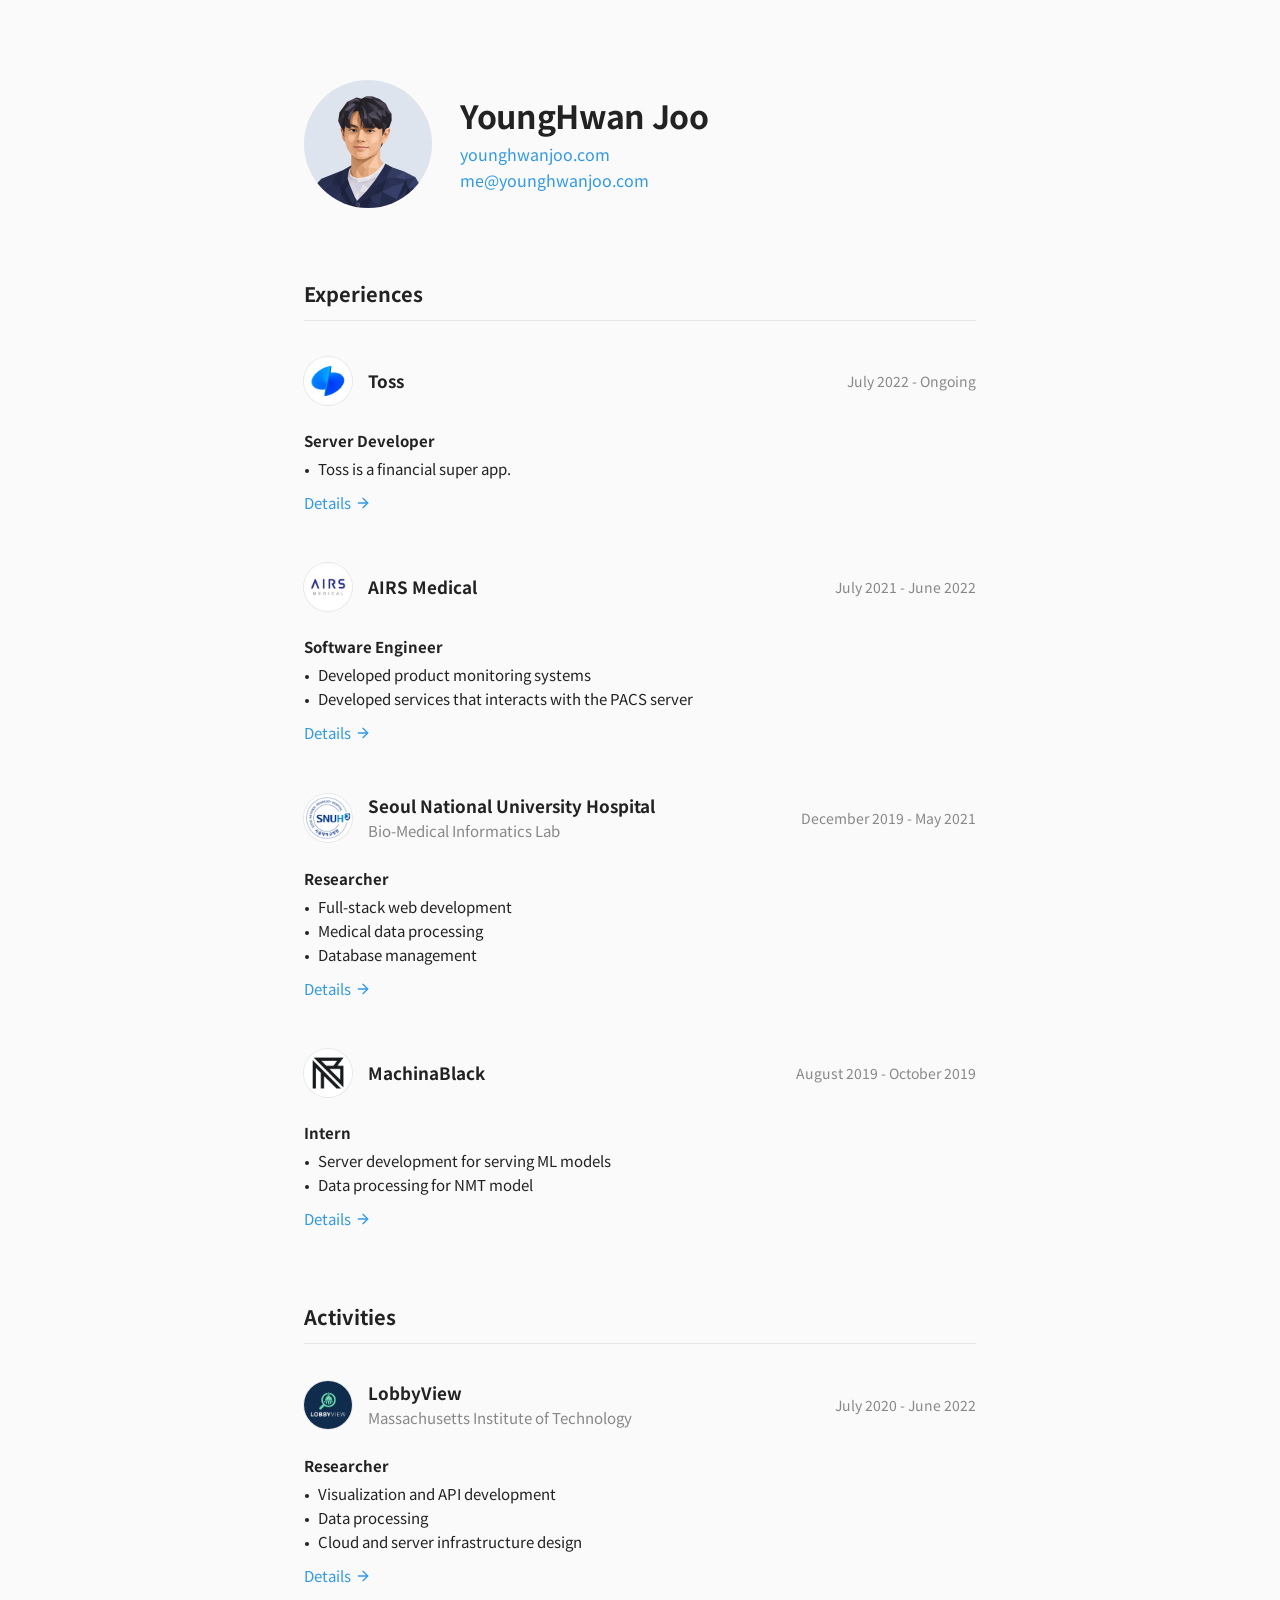
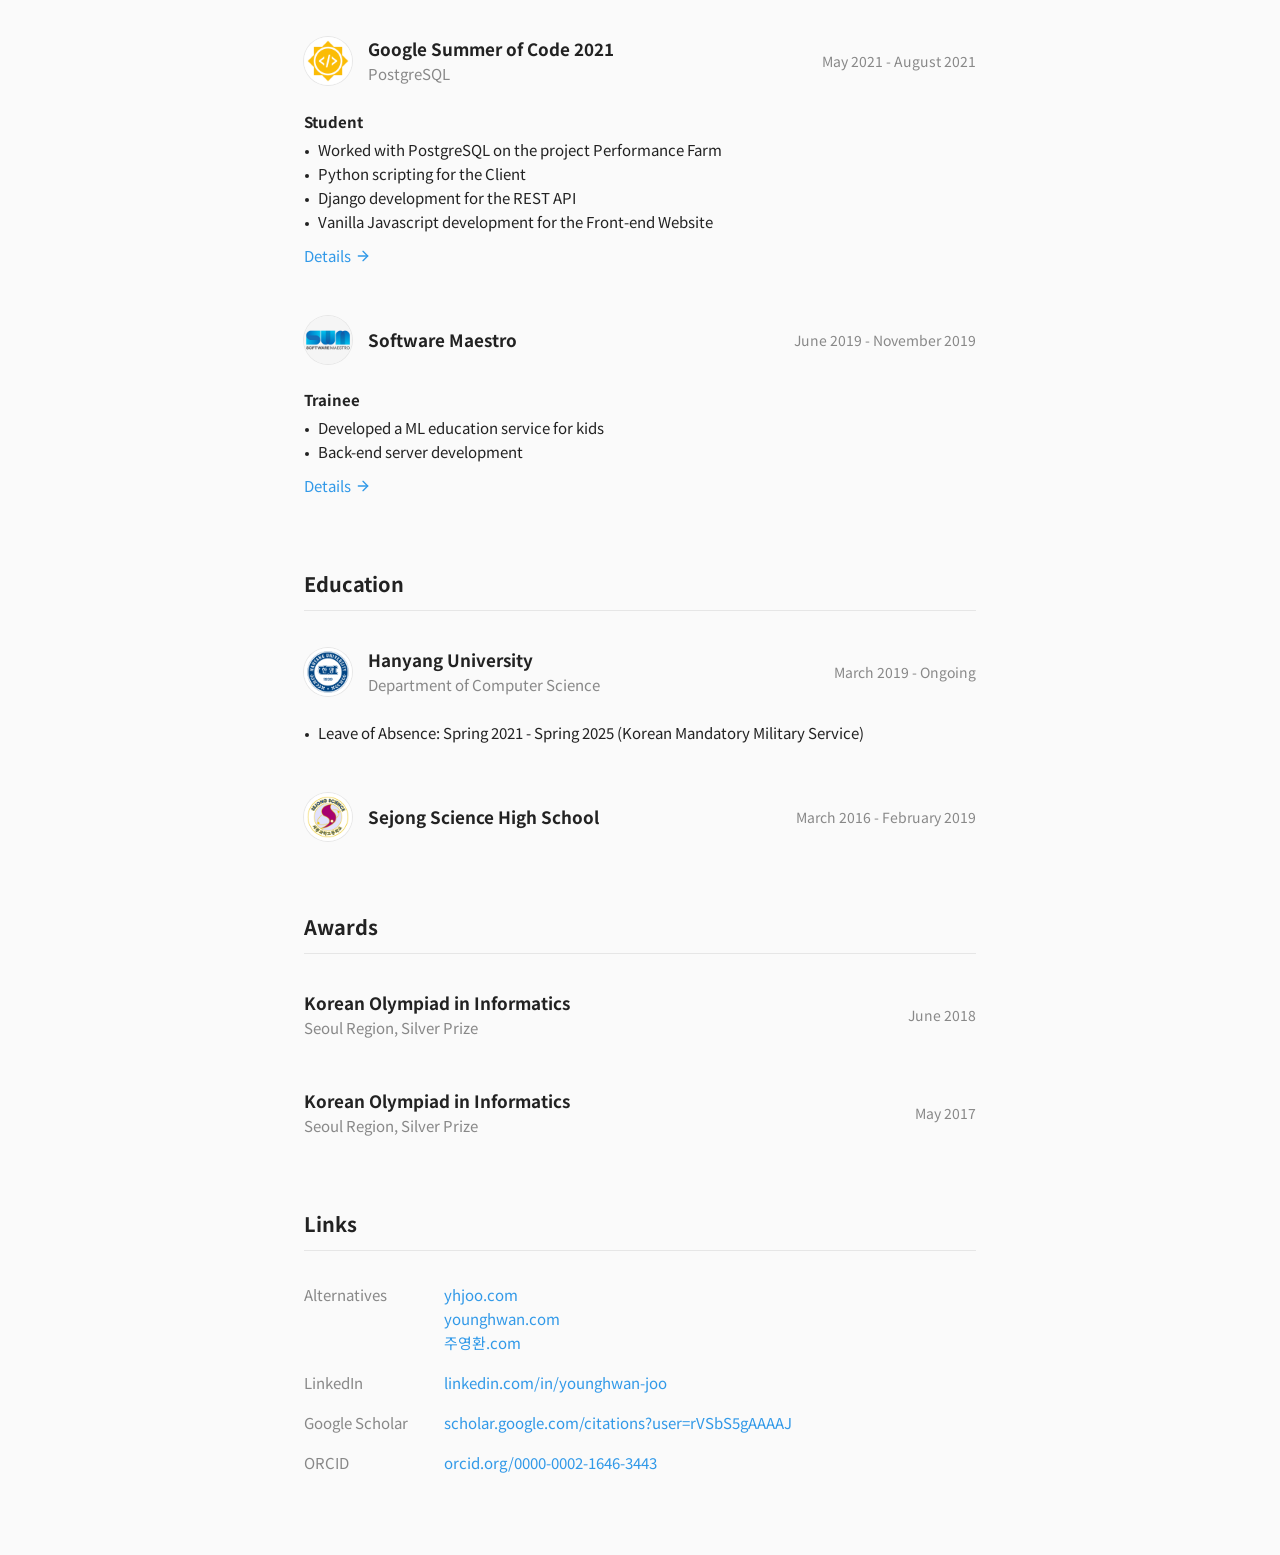
<file: index.html>
<!doctype html>
<html lang="en">
<head>
  <meta charset="utf-8">
  <meta name="viewport" content="width=device-width, initial-scale=1">
  <title>YoungHwan Joo</title>
  <meta name="description" content="YoungHwan Joo">
  <link rel="icon" href="favicon.ico" sizes="32x32">
  <link rel="icon" href="icon.png" type="image/png">
  <link rel="apple-touch-icon" href="icon.png">
  <link rel="preconnect" href="https://fonts.googleapis.com">
  <link rel="preconnect" href="https://fonts.gstatic.com" crossorigin>
  <link rel="stylesheet" href="https://fonts.googleapis.com/css2?family=Noto+Sans+KR:wght@400;500;700&display=swap">
  <link rel="stylesheet" href="style.css">
</head>
<body>
  <main class="page">

    <header class="profile">
      <img class="profile-photo" src="images/profile.png" alt="YoungHwan Joo" width="128" height="128">
      <div class="profile-text">
        <h1>YoungHwan Joo</h1>
        <ul class="contact">
          <li><a href="https://younghwanjoo.com" target="_blank" rel="noopener">younghwanjoo.com</a></li>
          <li><a href="mailto:me@younghwanjoo.com">me@younghwanjoo.com</a></li>
        </ul>
      </div>
    </header>

    <section class="section">
      <h2>Experiences</h2>
      <ul class="entries">

        <li class="entry">
          <div class="band">
            <img class="logo" src="images/logos/toss.png" alt="" width="48" height="48">
            <div class="info">
              <div class="ident">
                <h3 class="name">Toss</h3>
              </div>
              <div class="meta">
                <p class="period">July 2022 - Ongoing</p>
              </div>
            </div>
          </div>
          <p class="role">Server Developer</p>
          <ul class="bullets">
            <li>Toss is a financial super app.</li>
          </ul>
          <p class="more"><a href="details/toss/" target="_blank" rel="noopener">Details<svg class="icon" viewBox="0 0 24 24" width="16" height="16" fill="none" stroke="currentColor" stroke-width="2" stroke-linecap="round" stroke-linejoin="round" aria-hidden="true"><path d="M5 12h14"/><path d="m12 5 7 7-7 7"/></svg></a></p>
        </li>

        <li class="entry">
          <div class="band">
            <img class="logo" src="images/logos/airs_medical.png" alt="" width="48" height="48">
            <div class="info">
              <div class="ident">
                <h3 class="name">AIRS Medical</h3>
              </div>
              <div class="meta">
                <p class="period">July 2021 - June 2022</p>
              </div>
            </div>
          </div>
          <p class="role">Software Engineer</p>
          <ul class="bullets">
            <li>Developed product monitoring systems</li>
            <li>Developed services that interacts with the PACS server</li>
          </ul>
          <p class="more"><a href="details/airs_medical/" target="_blank" rel="noopener">Details<svg class="icon" viewBox="0 0 24 24" width="16" height="16" fill="none" stroke="currentColor" stroke-width="2" stroke-linecap="round" stroke-linejoin="round" aria-hidden="true"><path d="M5 12h14"/><path d="m12 5 7 7-7 7"/></svg></a></p>
        </li>

        <li class="entry">
          <div class="band">
            <img class="logo" src="images/logos/seoul_national_university_hospital.png" alt="" width="48" height="48">
            <div class="info">
              <div class="ident">
                <h3 class="name">Seoul National University Hospital</h3>
                <p class="subtitle">Bio-Medical Informatics Lab</p>
              </div>
              <div class="meta">
                <p class="period">December 2019 - May 2021</p>
              </div>
            </div>
          </div>
          <p class="role">Researcher</p>
          <ul class="bullets">
            <li>Full-stack web development</li>
            <li>Medical data processing</li>
            <li>Database management</li>
          </ul>
          <p class="more"><a href="details/seoul_national_university_hospital/" target="_blank" rel="noopener">Details<svg class="icon" viewBox="0 0 24 24" width="16" height="16" fill="none" stroke="currentColor" stroke-width="2" stroke-linecap="round" stroke-linejoin="round" aria-hidden="true"><path d="M5 12h14"/><path d="m12 5 7 7-7 7"/></svg></a></p>
        </li>

        <li class="entry">
          <div class="band">
            <img class="logo" src="images/logos/machina_black.png" alt="" width="48" height="48">
            <div class="info">
              <div class="ident">
                <h3 class="name">MachinaBlack</h3>
              </div>
              <div class="meta">
                <p class="period">August 2019 - October 2019</p>
              </div>
            </div>
          </div>
          <p class="role">Intern</p>
          <ul class="bullets">
            <li>Server development for serving ML models</li>
            <li>Data processing for NMT model</li>
          </ul>
          <p class="more"><a href="details/machina_black/" target="_blank" rel="noopener">Details<svg class="icon" viewBox="0 0 24 24" width="16" height="16" fill="none" stroke="currentColor" stroke-width="2" stroke-linecap="round" stroke-linejoin="round" aria-hidden="true"><path d="M5 12h14"/><path d="m12 5 7 7-7 7"/></svg></a></p>
        </li>

      </ul>
    </section>

    <section class="section">
      <h2>Activities</h2>
      <ul class="entries">

        <li class="entry">
          <div class="band">
            <img class="logo" src="images/logos/lobby_view.png" alt="" width="48" height="48">
            <div class="info">
              <div class="ident">
                <h3 class="name">LobbyView</h3>
                <p class="subtitle">Massachusetts Institute of Technology</p>
              </div>
              <div class="meta">
                <p class="period">July 2020 - June 2022</p>
              </div>
            </div>
          </div>
          <p class="role">Researcher</p>
          <ul class="bullets">
            <li>Visualization and API development</li>
            <li>Data processing</li>
            <li>Cloud and server infrastructure design</li>
          </ul>
          <p class="more"><a href="details/lobby_view/" target="_blank" rel="noopener">Details<svg class="icon" viewBox="0 0 24 24" width="16" height="16" fill="none" stroke="currentColor" stroke-width="2" stroke-linecap="round" stroke-linejoin="round" aria-hidden="true"><path d="M5 12h14"/><path d="m12 5 7 7-7 7"/></svg></a></p>
        </li>

        <li class="entry">
          <div class="band">
            <img class="logo" src="images/logos/google_summer_of_code.png" alt="" width="48" height="48">
            <div class="info">
              <div class="ident">
                <h3 class="name">Google Summer of Code 2021</h3>
                <p class="subtitle">PostgreSQL</p>
              </div>
              <div class="meta">
                <p class="period">May 2021 - August 2021</p>
              </div>
            </div>
          </div>
          <p class="role">Student</p>
          <ul class="bullets">
            <li>Worked with PostgreSQL on the project Performance Farm</li>
            <li>Python scripting for the Client</li>
            <li>Django development for the REST API</li>
            <li>Vanilla Javascript development for the Front-end Website</li>
          </ul>
          <p class="more"><a href="details/google_summer_of_code/" target="_blank" rel="noopener">Details<svg class="icon" viewBox="0 0 24 24" width="16" height="16" fill="none" stroke="currentColor" stroke-width="2" stroke-linecap="round" stroke-linejoin="round" aria-hidden="true"><path d="M5 12h14"/><path d="m12 5 7 7-7 7"/></svg></a></p>
        </li>

        <li class="entry">
          <div class="band">
            <img class="logo" src="images/logos/software_maestro.png" alt="" width="48" height="48">
            <div class="info">
              <div class="ident">
                <h3 class="name">Software Maestro</h3>
              </div>
              <div class="meta">
                <p class="period">June 2019 - November 2019</p>
              </div>
            </div>
          </div>
          <p class="role">Trainee</p>
          <ul class="bullets">
            <li>Developed a ML education service for kids</li>
            <li>Back-end server development</li>
          </ul>
          <p class="more"><a href="details/software_maestro/" target="_blank" rel="noopener">Details<svg class="icon" viewBox="0 0 24 24" width="16" height="16" fill="none" stroke="currentColor" stroke-width="2" stroke-linecap="round" stroke-linejoin="round" aria-hidden="true"><path d="M5 12h14"/><path d="m12 5 7 7-7 7"/></svg></a></p>
        </li>

      </ul>
    </section>

    <section class="section">
      <h2>Education</h2>
      <ul class="entries">

        <li class="entry">
          <div class="band">
            <img class="logo" src="images/logos/hanyang_university.png" alt="" width="48" height="48">
            <div class="info">
              <div class="ident">
                <h3 class="name">Hanyang University</h3>
                <p class="subtitle">Department of Computer Science</p>
              </div>
              <div class="meta">
                <p class="period">March 2019 - Ongoing</p>
              </div>
            </div>
          </div>
          <ul class="bullets">
            <li>Leave of Absence: Spring 2021 - Spring 2025 (Korean Mandatory Military Service)</li>
          </ul>
        </li>

        <li class="entry">
          <div class="band">
            <img class="logo" src="images/logos/sejong_science_high_school.png" alt="" width="48" height="48">
            <div class="info">
              <div class="ident">
                <h3 class="name">Sejong Science High School</h3>
              </div>
              <div class="meta">
                <p class="period">March 2016 - February 2019</p>
              </div>
            </div>
          </div>
        </li>

      </ul>
    </section>

    <section class="section">
      <h2>Awards</h2>
      <ul class="entries">

        <li class="entry">
          <div class="band no-logo">
            <div class="info">
              <div class="ident">
                <h3 class="name">Korean Olympiad in Informatics</h3>
                <p class="subtitle">Seoul Region, Silver Prize</p>
              </div>
              <div class="meta">
                <p class="period">June 2018</p>
              </div>
            </div>
          </div>
        </li>

        <li class="entry">
          <div class="band no-logo">
            <div class="info">
              <div class="ident">
                <h3 class="name">Korean Olympiad in Informatics</h3>
                <p class="subtitle">Seoul Region, Silver Prize</p>
              </div>
              <div class="meta">
                <p class="period">May 2017</p>
              </div>
            </div>
          </div>
        </li>

      </ul>
    </section>

    <section class="section">
      <h2>Links</h2>
      <dl class="links">
        <dt>Alternatives</dt>
        <dd>
          <ul>
            <li><a href="https://yhjoo.com" target="_blank" rel="noopener">yhjoo.com</a></li>
            <li><a href="https://younghwan.com" target="_blank" rel="noopener">younghwan.com</a></li>
            <li><a href="https://주영환.com" target="_blank" rel="noopener">주영환.com</a></li>
          </ul>
        </dd>
        <dt>LinkedIn</dt>
        <dd><a href="https://www.linkedin.com/in/younghwan-joo" target="_blank" rel="noopener">linkedin.com/in/younghwan-joo</a></dd>
        <dt>Google Scholar</dt>
        <dd><a href="https://scholar.google.com/citations?user=rVSbS5gAAAAJ" target="_blank" rel="noopener">scholar.google.com/citations?user=rVSbS5gAAAAJ</a></dd>
        <dt>ORCID</dt>
        <dd><a href="https://orcid.org/0000-0002-1646-3443" target="_blank" rel="noopener">orcid.org/0000-0002-1646-3443</a></dd>
      </dl>
    </section>

  </main>
</body>
</html>
</file>
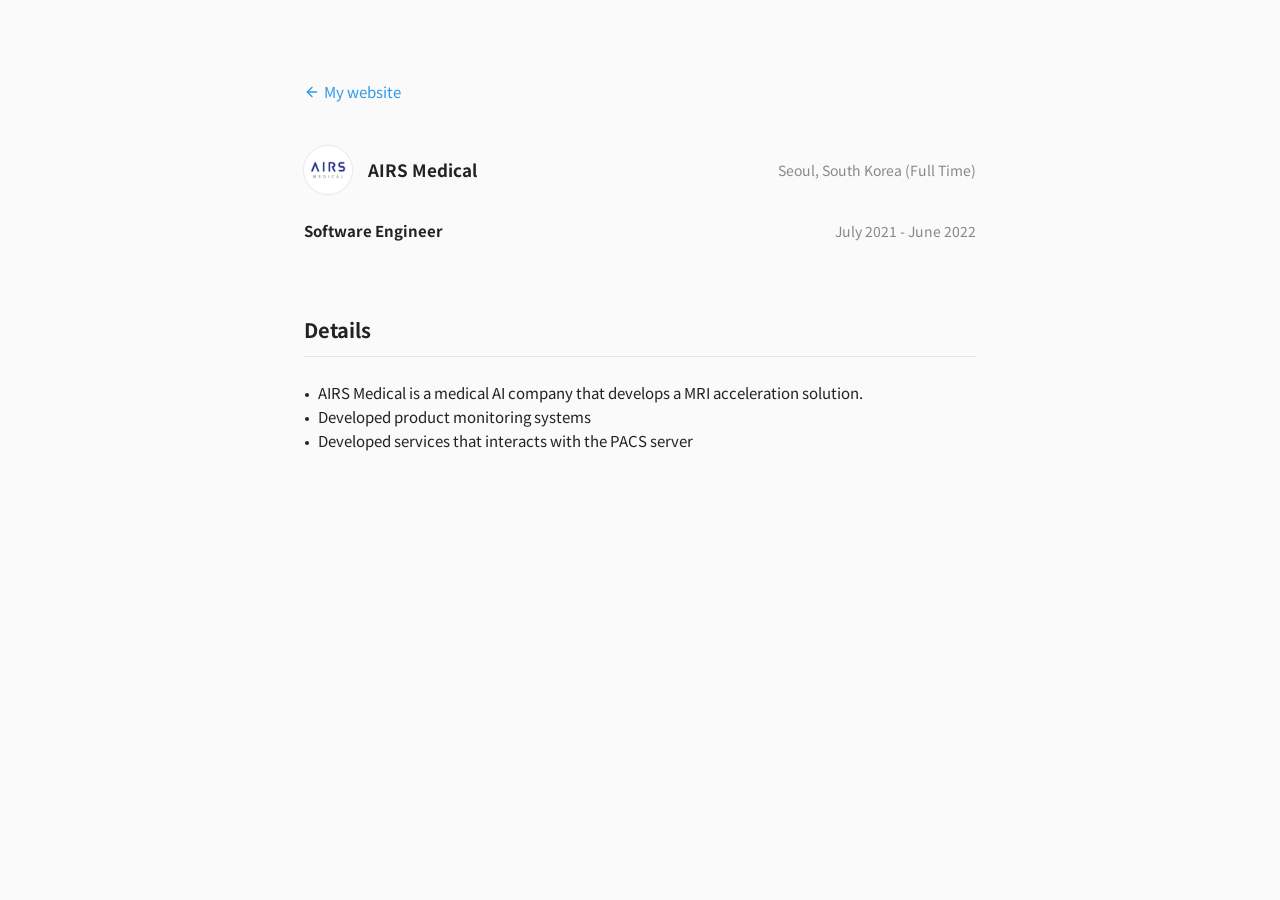
<file: details/airs_medical/index.html>
<!doctype html>
<html lang="en">
<head>
  <meta charset="utf-8">
  <meta name="viewport" content="width=device-width, initial-scale=1">
  <title>YoungHwan Joo / AIRS Medical</title>
  <meta name="description" content="YoungHwan Joo / AIRS Medical">
  <link rel="icon" href="../../favicon.ico" sizes="32x32">
  <link rel="icon" href="../../icon.png" type="image/png">
  <link rel="apple-touch-icon" href="../../icon.png">
  <link rel="preconnect" href="https://fonts.googleapis.com">
  <link rel="preconnect" href="https://fonts.gstatic.com" crossorigin>
  <link rel="stylesheet" href="https://fonts.googleapis.com/css2?family=Noto+Sans+KR:wght@400;500;700&display=swap">
  <link rel="stylesheet" href="../../style.css">
</head>
<body>
  <main class="page">

    <p class="back"><a href="../../"><svg class="icon" viewBox="0 0 24 24" width="16" height="16" fill="none" stroke="currentColor" stroke-width="2" stroke-linecap="round" stroke-linejoin="round" aria-hidden="true"><path d="m12 19-7-7 7-7"/><path d="M19 12H5"/></svg>My website</a></p>

    <header>
      <div class="band">
        <img class="logo" src="../../images/logos/airs_medical.png" alt="" width="48" height="48">
        <div class="info">
          <div class="ident">
            <h1 class="name">AIRS Medical</h1>
          </div>
          <div class="meta">
            <p class="place">Seoul, South Korea (Full Time)</p>
          </div>
        </div>
      </div>
      <div class="job">
        <p class="role">Software Engineer</p>
        <p class="period">July 2021 - June 2022</p>
      </div>
    </header>

    <section class="section">
      <h2>Details</h2>
      <ul class="bullets">
        <li>AIRS Medical is a medical AI company that develops a MRI acceleration solution.</li>
        <li>Developed product monitoring systems</li>
        <li>Developed services that interacts with the PACS server</li>
      </ul>
    </section>

  </main>
</body>
</html>
</file>
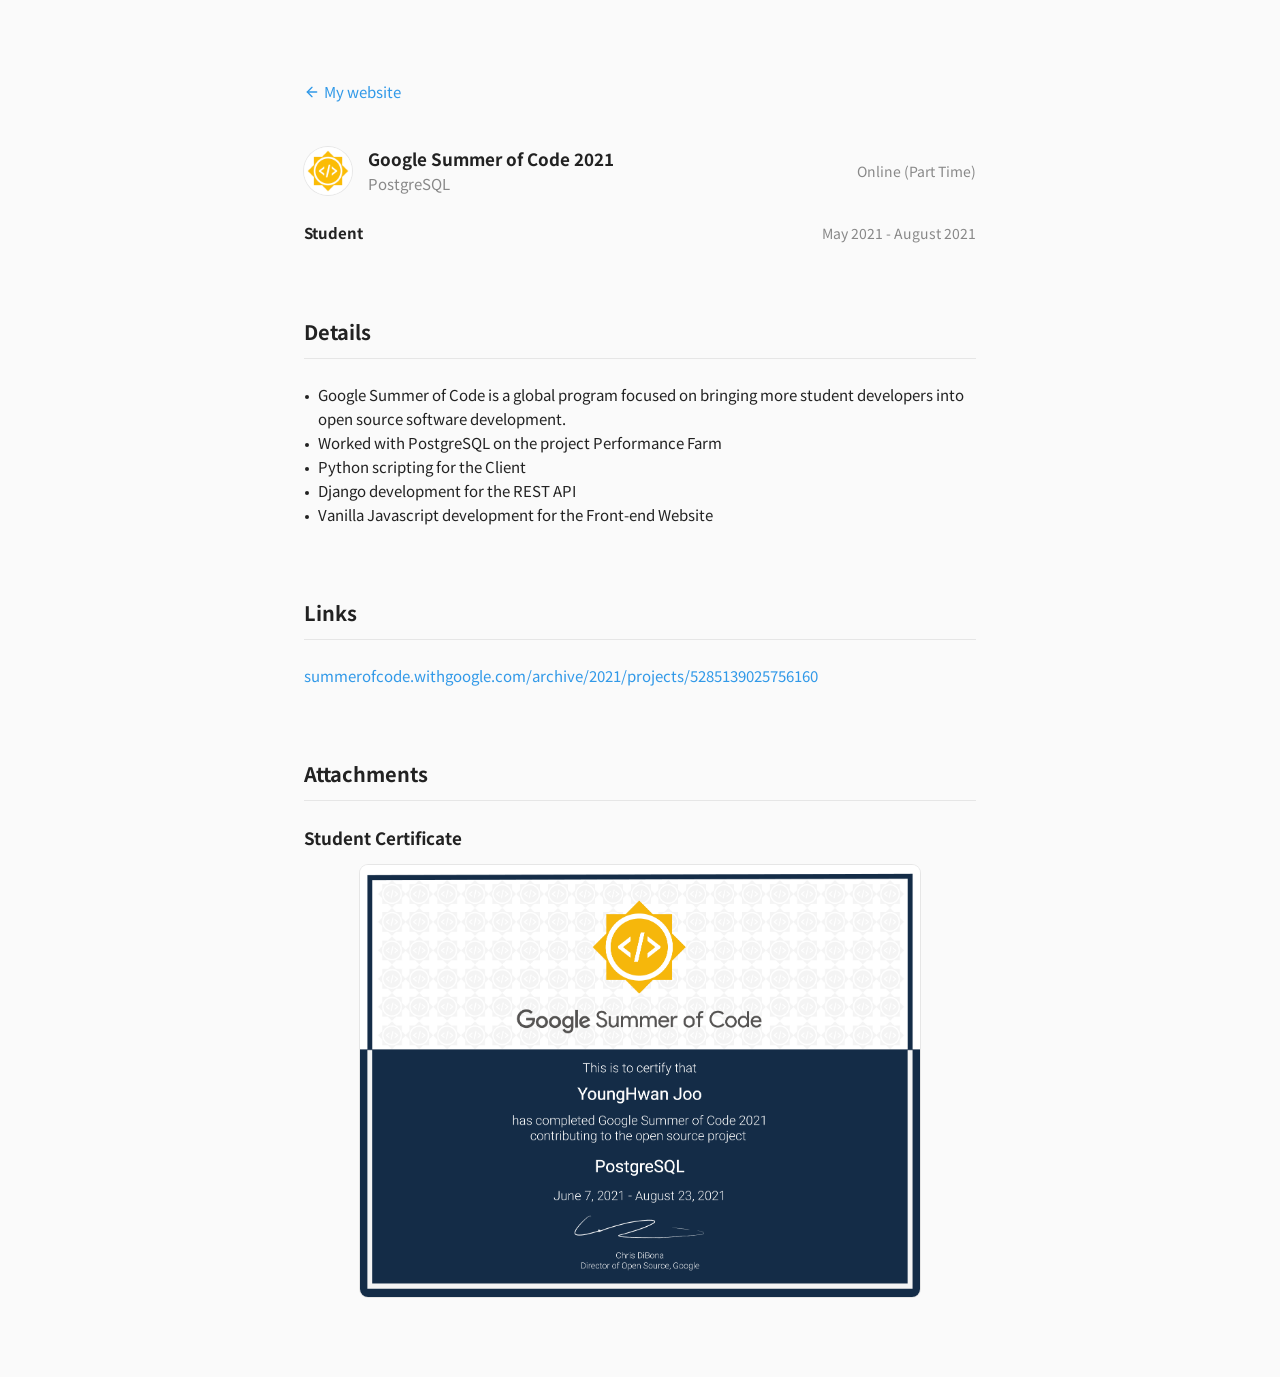
<file: details/google_summer_of_code/index.html>
<!doctype html>
<html lang="en">
<head>
  <meta charset="utf-8">
  <meta name="viewport" content="width=device-width, initial-scale=1">
  <title>YoungHwan Joo / Google Summer of Code 2021</title>
  <meta name="description" content="YoungHwan Joo / Google Summer of Code 2021">
  <link rel="icon" href="../../favicon.ico" sizes="32x32">
  <link rel="icon" href="../../icon.png" type="image/png">
  <link rel="apple-touch-icon" href="../../icon.png">
  <link rel="preconnect" href="https://fonts.googleapis.com">
  <link rel="preconnect" href="https://fonts.gstatic.com" crossorigin>
  <link rel="stylesheet" href="https://fonts.googleapis.com/css2?family=Noto+Sans+KR:wght@400;500;700&display=swap">
  <link rel="stylesheet" href="../../style.css">
</head>
<body>
  <main class="page">

    <p class="back"><a href="../../"><svg class="icon" viewBox="0 0 24 24" width="16" height="16" fill="none" stroke="currentColor" stroke-width="2" stroke-linecap="round" stroke-linejoin="round" aria-hidden="true"><path d="m12 19-7-7 7-7"/><path d="M19 12H5"/></svg>My website</a></p>

    <header>
      <div class="band">
        <img class="logo" src="../../images/logos/google_summer_of_code.png" alt="" width="48" height="48">
        <div class="info">
          <div class="ident">
            <h1 class="name">Google Summer of Code 2021</h1>
            <p class="subtitle">PostgreSQL</p>
          </div>
          <div class="meta">
            <p class="place">Online (Part Time)</p>
          </div>
        </div>
      </div>
      <div class="job">
        <p class="role">Student</p>
        <p class="period">May 2021 - August 2021</p>
      </div>
    </header>

    <section class="section">
      <h2>Details</h2>
      <ul class="bullets">
        <li>Google Summer of Code is a global program focused on bringing more student developers into open source software development.</li>
        <li>Worked with PostgreSQL on the project Performance Farm</li>
        <li>Python scripting for the Client</li>
        <li>Django development for the REST API</li>
        <li>Vanilla Javascript development for the Front-end Website</li>
      </ul>
    </section>

    <section class="section">
      <h2>Links</h2>
      <ul class="urls">
        <li><a href="https://summerofcode.withgoogle.com/archive/2021/projects/5285139025756160" target="_blank" rel="noopener">summerofcode.withgoogle.com/archive/2021/projects/5285139025756160</a></li>
      </ul>
    </section>

    <section class="section">
      <h2>Attachments</h2>
      <ul class="attachments">
        <li>
          <h3 class="name">Student Certificate</h3>
          <img class="attachment" src="../../images/attachments/google_summer_of_code_student_certificate.png" alt="Google Summer of Code 2021 Student Certificate" width="3286" height="2536" loading="lazy">
        </li>
      </ul>
    </section>

  </main>
</body>
</html>
</file>
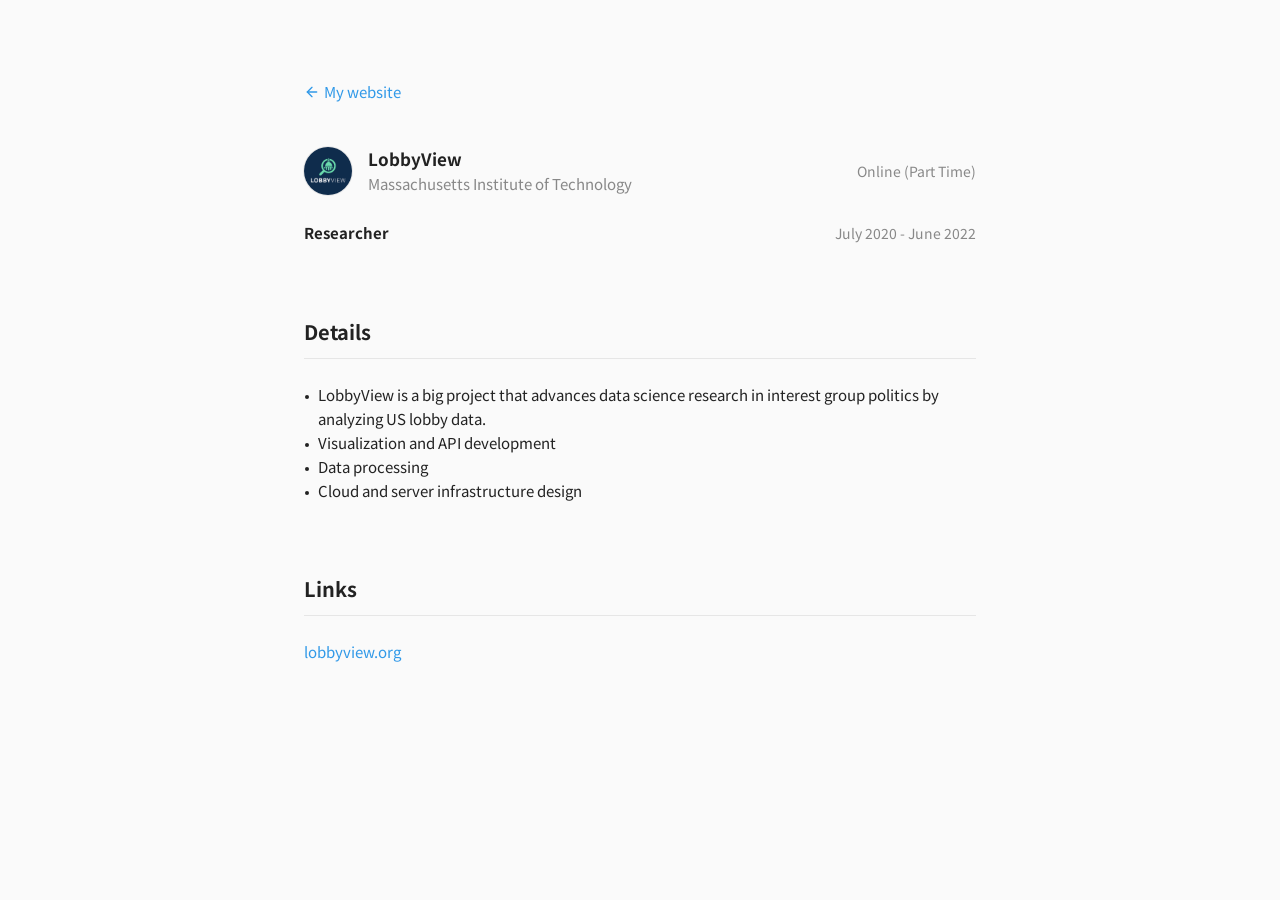
<file: details/lobby_view/index.html>
<!doctype html>
<html lang="en">
<head>
  <meta charset="utf-8">
  <meta name="viewport" content="width=device-width, initial-scale=1">
  <title>YoungHwan Joo / LobbyView</title>
  <meta name="description" content="YoungHwan Joo / LobbyView">
  <link rel="icon" href="../../favicon.ico" sizes="32x32">
  <link rel="icon" href="../../icon.png" type="image/png">
  <link rel="apple-touch-icon" href="../../icon.png">
  <link rel="preconnect" href="https://fonts.googleapis.com">
  <link rel="preconnect" href="https://fonts.gstatic.com" crossorigin>
  <link rel="stylesheet" href="https://fonts.googleapis.com/css2?family=Noto+Sans+KR:wght@400;500;700&display=swap">
  <link rel="stylesheet" href="../../style.css">
</head>
<body>
  <main class="page">

    <p class="back"><a href="../../"><svg class="icon" viewBox="0 0 24 24" width="16" height="16" fill="none" stroke="currentColor" stroke-width="2" stroke-linecap="round" stroke-linejoin="round" aria-hidden="true"><path d="m12 19-7-7 7-7"/><path d="M19 12H5"/></svg>My website</a></p>

    <header>
      <div class="band">
        <img class="logo" src="../../images/logos/lobby_view.png" alt="" width="48" height="48">
        <div class="info">
          <div class="ident">
            <h1 class="name">LobbyView</h1>
            <p class="subtitle">Massachusetts Institute of Technology</p>
          </div>
          <div class="meta">
            <p class="place">Online (Part Time)</p>
          </div>
        </div>
      </div>
      <div class="job">
        <p class="role">Researcher</p>
        <p class="period">July 2020 - June 2022</p>
      </div>
    </header>

    <section class="section">
      <h2>Details</h2>
      <ul class="bullets">
        <li>LobbyView is a big project that advances data science research in interest group politics by analyzing US lobby data.</li>
        <li>Visualization and API development</li>
        <li>Data processing</li>
        <li>Cloud and server infrastructure design</li>
      </ul>
    </section>

    <section class="section">
      <h2>Links</h2>
      <ul class="urls">
        <li><a href="https://lobbyview.org" target="_blank" rel="noopener">lobbyview.org</a></li>
      </ul>
    </section>

  </main>
</body>
</html>
</file>
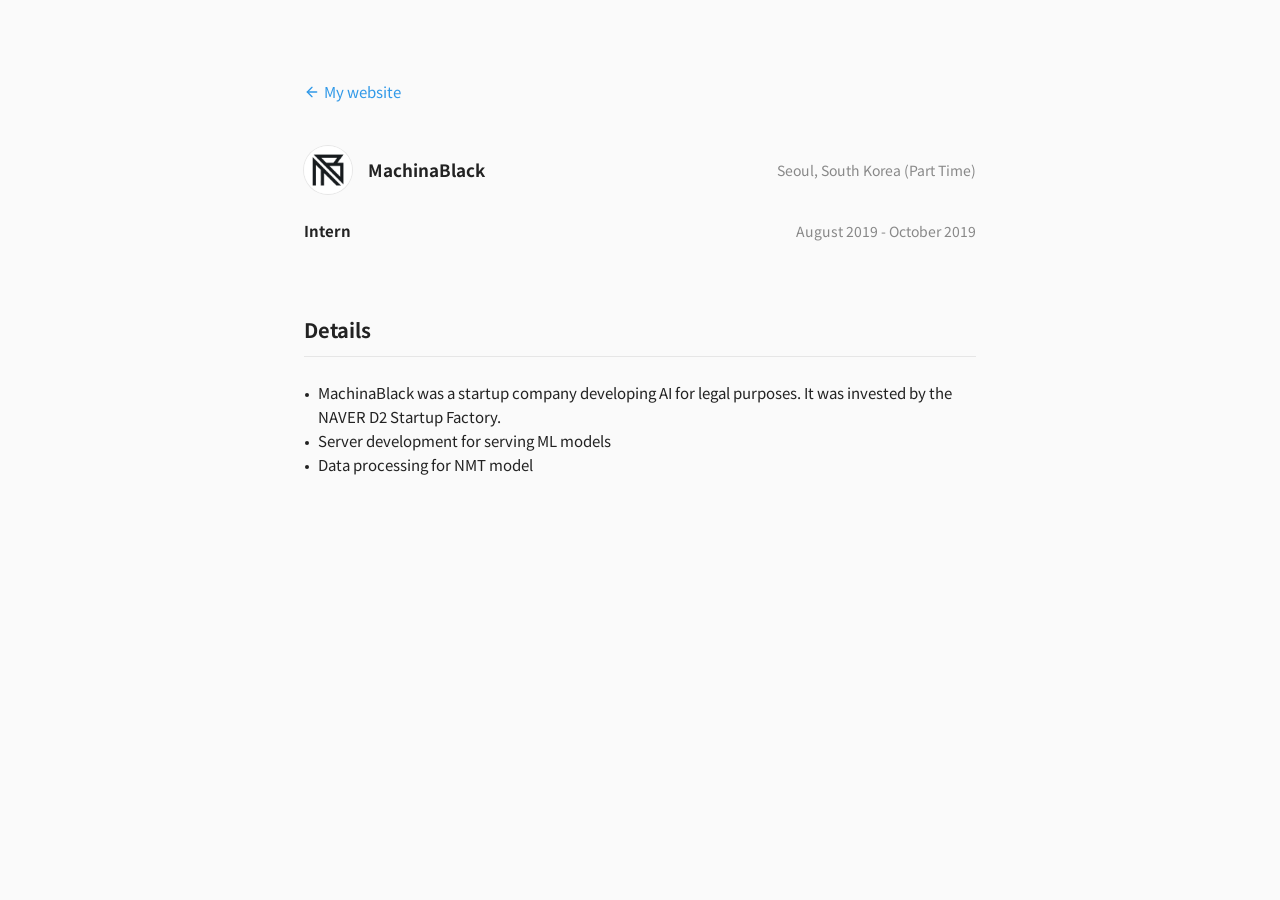
<file: details/machina_black/index.html>
<!doctype html>
<html lang="en">
<head>
  <meta charset="utf-8">
  <meta name="viewport" content="width=device-width, initial-scale=1">
  <title>YoungHwan Joo / MachinaBlack</title>
  <meta name="description" content="YoungHwan Joo / MachinaBlack">
  <link rel="icon" href="../../favicon.ico" sizes="32x32">
  <link rel="icon" href="../../icon.png" type="image/png">
  <link rel="apple-touch-icon" href="../../icon.png">
  <link rel="preconnect" href="https://fonts.googleapis.com">
  <link rel="preconnect" href="https://fonts.gstatic.com" crossorigin>
  <link rel="stylesheet" href="https://fonts.googleapis.com/css2?family=Noto+Sans+KR:wght@400;500;700&display=swap">
  <link rel="stylesheet" href="../../style.css">
</head>
<body>
  <main class="page">

    <p class="back"><a href="../../"><svg class="icon" viewBox="0 0 24 24" width="16" height="16" fill="none" stroke="currentColor" stroke-width="2" stroke-linecap="round" stroke-linejoin="round" aria-hidden="true"><path d="m12 19-7-7 7-7"/><path d="M19 12H5"/></svg>My website</a></p>

    <header>
      <div class="band">
        <img class="logo" src="../../images/logos/machina_black.png" alt="" width="48" height="48">
        <div class="info">
          <div class="ident">
            <h1 class="name">MachinaBlack</h1>
          </div>
          <div class="meta">
            <p class="place">Seoul, South Korea (Part Time)</p>
          </div>
        </div>
      </div>
      <div class="job">
        <p class="role">Intern</p>
        <p class="period">August 2019 - October 2019</p>
      </div>
    </header>

    <section class="section">
      <h2>Details</h2>
      <ul class="bullets">
        <li>MachinaBlack was a startup company developing AI for legal purposes. It was invested by the NAVER D2 Startup Factory.</li>
        <li>Server development for serving ML models</li>
        <li>Data processing for NMT model</li>
      </ul>
    </section>

  </main>
</body>
</html>
</file>
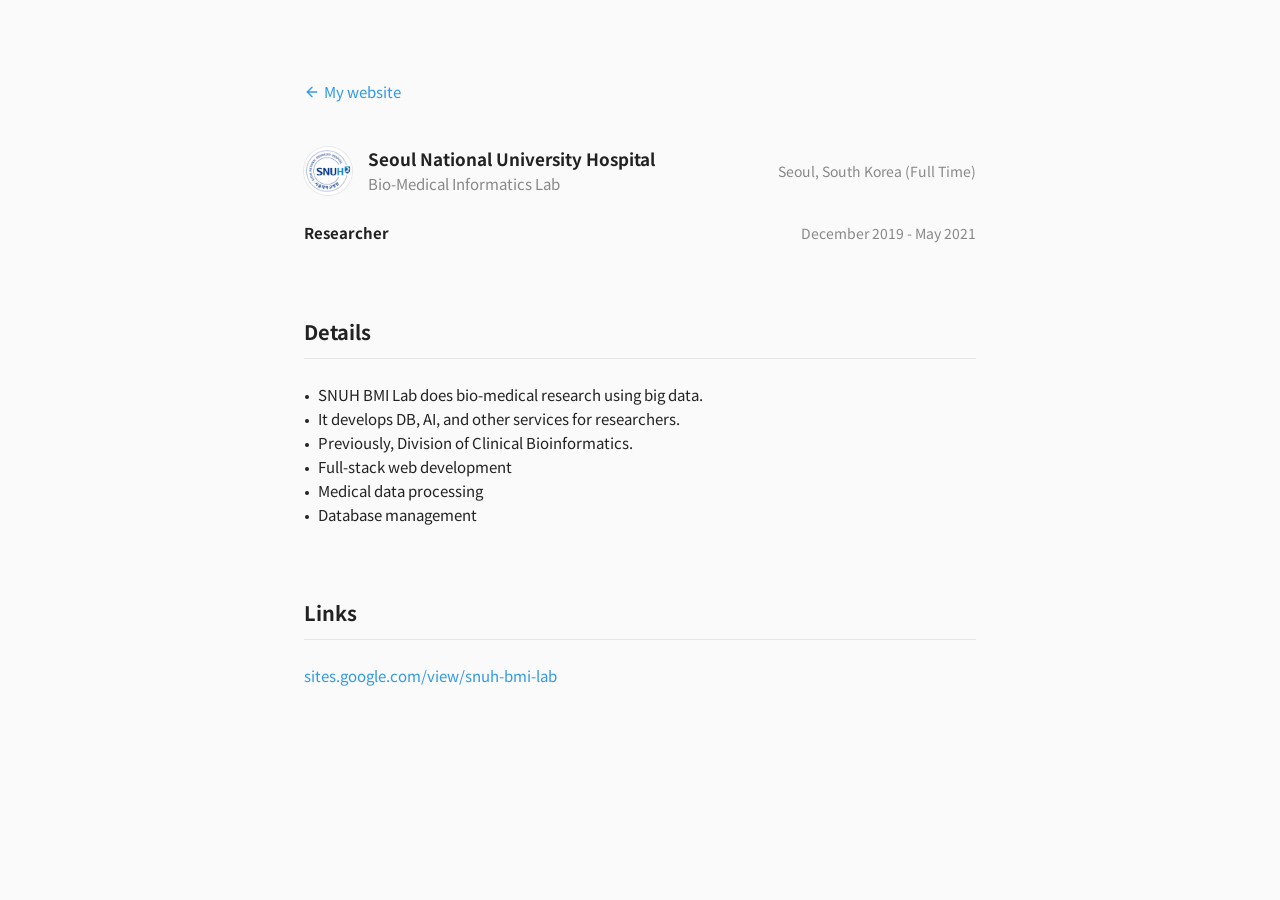
<file: details/seoul_national_university_hospital/index.html>
<!doctype html>
<html lang="en">
<head>
  <meta charset="utf-8">
  <meta name="viewport" content="width=device-width, initial-scale=1">
  <title>YoungHwan Joo / Seoul National University Hospital</title>
  <meta name="description" content="YoungHwan Joo / Seoul National University Hospital">
  <link rel="icon" href="../../favicon.ico" sizes="32x32">
  <link rel="icon" href="../../icon.png" type="image/png">
  <link rel="apple-touch-icon" href="../../icon.png">
  <link rel="preconnect" href="https://fonts.googleapis.com">
  <link rel="preconnect" href="https://fonts.gstatic.com" crossorigin>
  <link rel="stylesheet" href="https://fonts.googleapis.com/css2?family=Noto+Sans+KR:wght@400;500;700&display=swap">
  <link rel="stylesheet" href="../../style.css">
</head>
<body>
  <main class="page">

    <p class="back"><a href="../../"><svg class="icon" viewBox="0 0 24 24" width="16" height="16" fill="none" stroke="currentColor" stroke-width="2" stroke-linecap="round" stroke-linejoin="round" aria-hidden="true"><path d="m12 19-7-7 7-7"/><path d="M19 12H5"/></svg>My website</a></p>

    <header>
      <div class="band">
        <img class="logo" src="../../images/logos/seoul_national_university_hospital.png" alt="" width="48" height="48">
        <div class="info">
          <div class="ident">
            <h1 class="name">Seoul National University Hospital</h1>
            <p class="subtitle">Bio-Medical Informatics Lab</p>
          </div>
          <div class="meta">
            <p class="place">Seoul, South Korea (Full Time)</p>
          </div>
        </div>
      </div>
      <div class="job">
        <p class="role">Researcher</p>
        <p class="period">December 2019 - May 2021</p>
      </div>
    </header>

    <section class="section">
      <h2>Details</h2>
      <ul class="bullets">
        <li>SNUH BMI Lab does bio-medical research using big data.</li>
        <li>It develops DB, AI, and other services for researchers.</li>
        <li>Previously, Division of Clinical Bioinformatics.</li>
        <li>Full-stack web development</li>
        <li>Medical data processing</li>
        <li>Database management</li>
      </ul>
    </section>

    <section class="section">
      <h2>Links</h2>
      <ul class="urls">
        <li><a href="https://sites.google.com/view/snuh-bmi-lab" target="_blank" rel="noopener">sites.google.com/view/snuh-bmi-lab</a></li>
      </ul>
    </section>

  </main>
</body>
</html>
</file>
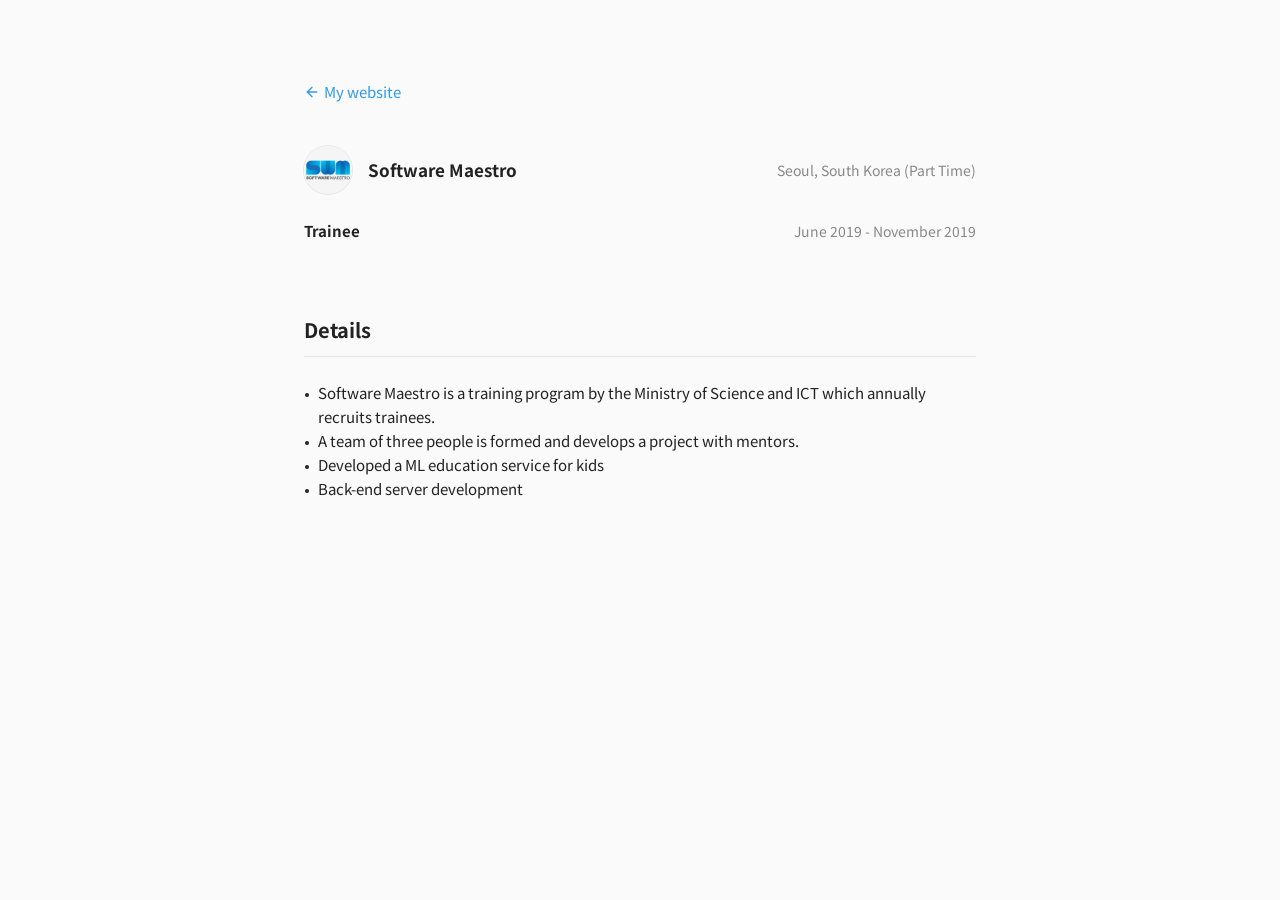
<file: details/software_maestro/index.html>
<!doctype html>
<html lang="en">
<head>
  <meta charset="utf-8">
  <meta name="viewport" content="width=device-width, initial-scale=1">
  <title>YoungHwan Joo / Software Maestro</title>
  <meta name="description" content="YoungHwan Joo / Software Maestro">
  <link rel="icon" href="../../favicon.ico" sizes="32x32">
  <link rel="icon" href="../../icon.png" type="image/png">
  <link rel="apple-touch-icon" href="../../icon.png">
  <link rel="preconnect" href="https://fonts.googleapis.com">
  <link rel="preconnect" href="https://fonts.gstatic.com" crossorigin>
  <link rel="stylesheet" href="https://fonts.googleapis.com/css2?family=Noto+Sans+KR:wght@400;500;700&display=swap">
  <link rel="stylesheet" href="../../style.css">
</head>
<body>
  <main class="page">

    <p class="back"><a href="../../"><svg class="icon" viewBox="0 0 24 24" width="16" height="16" fill="none" stroke="currentColor" stroke-width="2" stroke-linecap="round" stroke-linejoin="round" aria-hidden="true"><path d="m12 19-7-7 7-7"/><path d="M19 12H5"/></svg>My website</a></p>

    <header>
      <div class="band">
        <img class="logo" src="../../images/logos/software_maestro.png" alt="" width="48" height="48">
        <div class="info">
          <div class="ident">
            <h1 class="name">Software Maestro</h1>
          </div>
          <div class="meta">
            <p class="place">Seoul, South Korea (Part Time)</p>
          </div>
        </div>
      </div>
      <div class="job">
        <p class="role">Trainee</p>
        <p class="period">June 2019 - November 2019</p>
      </div>
    </header>

    <section class="section">
      <h2>Details</h2>
      <ul class="bullets">
        <li>Software Maestro is a training program by the Ministry of Science and ICT which annually recruits trainees.</li>
        <li>A team of three people is formed and develops a project with mentors.</li>
        <li>Developed a ML education service for kids</li>
        <li>Back-end server development</li>
      </ul>
    </section>

  </main>
</body>
</html>
</file>
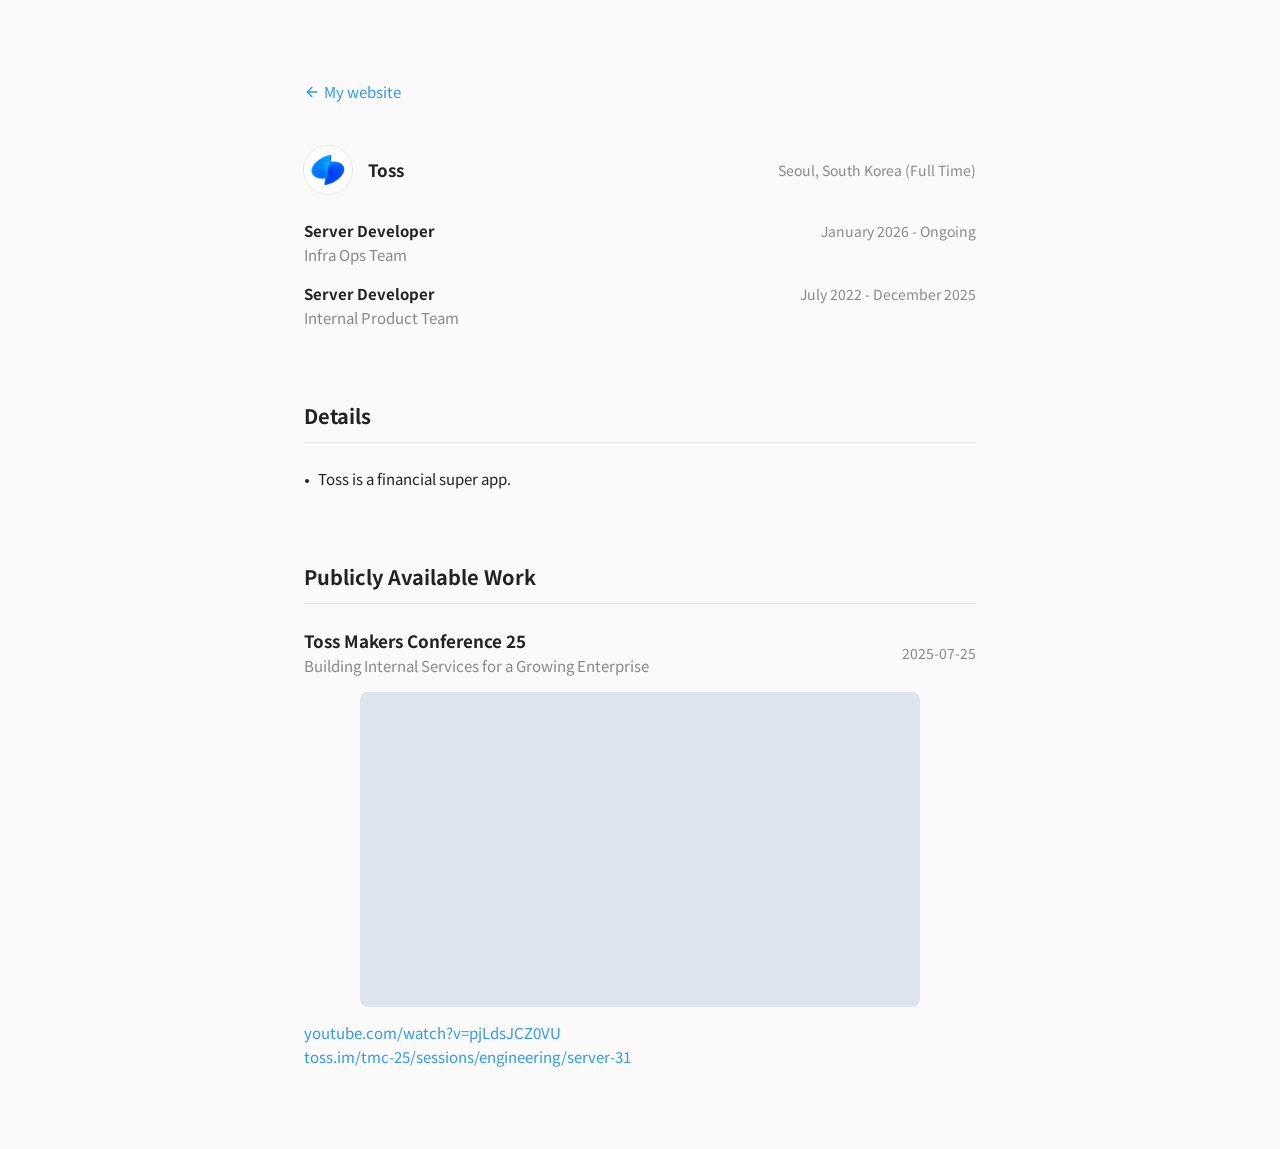
<file: details/toss/index.html>
<!doctype html>
<html lang="en">
<head>
  <meta charset="utf-8">
  <meta name="viewport" content="width=device-width, initial-scale=1">
  <title>YoungHwan Joo / Toss</title>
  <meta name="description" content="YoungHwan Joo / Toss">
  <link rel="icon" href="../../favicon.ico" sizes="32x32">
  <link rel="icon" href="../../icon.png" type="image/png">
  <link rel="apple-touch-icon" href="../../icon.png">
  <link rel="preconnect" href="https://fonts.googleapis.com">
  <link rel="preconnect" href="https://fonts.gstatic.com" crossorigin>
  <link rel="stylesheet" href="https://fonts.googleapis.com/css2?family=Noto+Sans+KR:wght@400;500;700&display=swap">
  <link rel="stylesheet" href="../../style.css">
</head>
<body>
  <main class="page">

    <p class="back"><a href="../../"><svg class="icon" viewBox="0 0 24 24" width="16" height="16" fill="none" stroke="currentColor" stroke-width="2" stroke-linecap="round" stroke-linejoin="round" aria-hidden="true"><path d="m12 19-7-7 7-7"/><path d="M19 12H5"/></svg>My website</a></p>

    <header>
      <div class="band">
        <img class="logo" src="../../images/logos/toss.png" alt="" width="48" height="48">
        <div class="info">
          <div class="ident">
            <h1 class="name">Toss</h1>
          </div>
          <div class="meta">
            <p class="place">Seoul, South Korea (Full Time)</p>
          </div>
        </div>
      </div>
      <ul class="timeline">
        <li class="job">
          <div class="ident">
            <p class="role">Server Developer</p>
            <p class="subtitle">Infra Ops Team</p>
          </div>
          <p class="period">January 2026 - Ongoing</p>
        </li>
        <li class="job">
          <div class="ident">
            <p class="role">Server Developer</p>
            <p class="subtitle">Internal Product Team</p>
          </div>
          <p class="period">July 2022 - December 2025</p>
        </li>
      </ul>
    </header>

    <section class="section">
      <h2>Details</h2>
      <ul class="bullets">
        <li>Toss is a financial super app.</li>
      </ul>
    </section>

    <section class="section">
      <h2>Publicly Available Work</h2>
      <ul class="works">
        <li>
          <div class="band no-logo">
            <div class="info">
              <div class="ident">
                <h3 class="name">Toss Makers Conference 25</h3>
                <p class="subtitle">Building Internal Services for a Growing Enterprise</p>
              </div>
              <div class="meta">
                <p class="period">2025-07-25</p>
              </div>
            </div>
          </div>
          <div class="video">
            <iframe src="https://www.youtube-nocookie.com/embed/pjLdsJCZ0VU" title="Building Internal Services for a Growing Enterprise" loading="lazy" allow="accelerometer; clipboard-write; encrypted-media; gyroscope; picture-in-picture; web-share" referrerpolicy="strict-origin-when-cross-origin" allowfullscreen></iframe>
          </div>
          <ul class="urls">
            <li><a href="https://www.youtube.com/watch?v=pjLdsJCZ0VU" target="_blank" rel="noopener">youtube.com/watch?v=pjLdsJCZ0VU</a></li>
            <li><a href="https://toss.im/tmc-25/sessions/engineering/server-31" target="_blank" rel="noopener">toss.im/tmc-25/sessions/engineering/server-31</a></li>
          </ul>
        </li>
      </ul>
    </section>

  </main>
</body>
</html>
</file>
<file: style.css>
:root {
  --bg: #fafafa;
  --text: #222222;
  --sub: #888888;
  --line: rgba(0, 0, 0, 0.08);
  --link: #3199e8;
  --placeholder: #dde4ee;
}

*,
*::before,
*::after {
  box-sizing: border-box;
}

html {
  color-scheme: light;
  -webkit-text-size-adjust: 100%;
}

body {
  margin: 0;
  background: var(--bg);
  color: var(--text);
  font-family: "Noto Sans KR", -apple-system, BlinkMacSystemFont, "Apple SD Gothic Neo", sans-serif;
  font-size: 15px;
  line-height: 1.6;
  word-break: keep-all;
  overflow-wrap: break-word;
  -webkit-font-smoothing: antialiased;
}

a {
  color: var(--link);
  text-decoration: none;
  overflow-wrap: anywhere;
}

a:hover {
  text-decoration: underline;
}

h1,
h2,
h3,
p,
ul,
dl,
dd {
  margin: 0;
}

.page {
  max-width: 736px;
  margin: 0 auto;
  padding: 80px 32px;
}

.profile {
  display: flex;
  align-items: center;
  gap: 28px;
}

.profile-photo {
  flex: none;
  display: block;
  width: 128px;
  height: 128px;
  border-radius: 50%;
  object-fit: cover;
}

.profile-text {
  min-width: 0;
}

.profile h1 {
  font-size: 32px;
  font-weight: 700;
  line-height: 1.3;
  letter-spacing: -0.01em;
}

.contact {
  margin-top: 6px;
  padding: 0;
  list-style: none;
  font-size: 16px;
}

.section {
  margin-top: 72px;
}

.section h2 {
  padding-bottom: 12px;
  border-bottom: 1px solid var(--line);
  font-size: 20px;
  font-weight: 700;
  line-height: 1.4;
}

.entries {
  padding: 0;
  list-style: none;
}

.entry {
  margin-top: 36px;
}

.entry + .entry {
  margin-top: 48px;
}

.band {
  display: flex;
  align-items: center;
  gap: 16px;
}

.logo {
  flex: none;
  display: block;
  width: 48px;
  height: 48px;
  border-radius: 50%;
  object-fit: cover;
  box-shadow: 0 0 0 1px var(--line);
}

.info {
  flex: 1;
  min-width: 0;
  display: flex;
  align-items: center;
  justify-content: space-between;
  gap: 24px;
}

.ident {
  min-width: 0;
}

.meta {
  flex: none;
  color: var(--sub);
  font-size: 14px;
  text-align: right;
  white-space: nowrap;
}

.name {
  font-size: 17px;
  font-weight: 700;
  line-height: 26px;
}

.period {
  line-height: 26px;
}

.subtitle {
  color: var(--sub);
  line-height: 24px;
}

.place {
  line-height: 24px;
}

.role {
  margin-top: 24px;
  font-weight: 700;
}

.job {
  display: flex;
  flex-wrap: wrap;
  align-items: baseline;
  justify-content: space-between;
  gap: 12px 24px;
}

.band + .job,
.band + .timeline {
  margin-top: 24px;
}

.job .role {
  margin-top: 0;
}

.job .period {
  color: var(--sub);
  font-size: 14px;
  white-space: nowrap;
}

.timeline {
  padding: 0;
  list-style: none;
}

.timeline > li + li {
  margin-top: 14px;
}

.bullets {
  margin-top: 24px;
  padding-left: 14px;
  list-style: none;
}

.role + .bullets {
  margin-top: 4px;
}

.bullets li {
  position: relative;
}

.bullets li::before {
  content: "";
  position: absolute;
  top: 12px;
  left: -13px;
  width: 4px;
  height: 4px;
  border-radius: 50%;
  background: var(--text);
}

.more {
  margin-top: 10px;
}

.back {
  margin-bottom: 40px;
}

.more a,
.back a {
  display: inline-flex;
  align-items: center;
  gap: 4px;
}

.icon {
  flex: none;
  width: 16px;
  height: 16px;
}

.section > .bullets {
  margin-top: 24px;
}

.urls {
  margin-top: 24px;
  padding: 0;
  list-style: none;
}

.works {
  margin-top: 24px;
  padding: 0;
  list-style: none;
}

.works > li + li {
  margin-top: 32px;
}

.works .urls {
  margin-top: 14px;
}

.video {
  max-width: 560px;
  margin: 14px auto 0;
  aspect-ratio: 16 / 9;
  border-radius: 8px;
  overflow: hidden;
  background: var(--placeholder);
}

.video iframe {
  display: block;
  width: 100%;
  height: 100%;
  border: 0;
}

.attachments {
  margin-top: 24px;
  padding: 0;
  list-style: none;
}

.attachments > li + li {
  margin-top: 32px;
}

.attachment {
  display: block;
  width: 100%;
  max-width: 560px;
  height: auto;
  margin: 14px auto 0;
  border-radius: 8px;
  box-shadow: 0 0 0 1px var(--line);
}

.links {
  display: grid;
  grid-template-columns: 140px minmax(0, 1fr);
  row-gap: 16px;
  margin-top: 32px;
}

.links dt {
  color: var(--sub);
}

.links dd ul {
  padding: 0;
  list-style: none;
}

@media (max-width: 600px) {
  .page {
    padding: 56px 32px;
  }

  .profile {
    gap: 18px;
  }

  .profile-photo {
    width: 80px;
    height: 80px;
  }

  .profile h1 {
    font-size: 24px;
  }

  .contact {
    margin-top: 4px;
    font-size: 15px;
  }

  .section {
    margin-top: 56px;
  }

  .band {
    display: grid;
    grid-template-columns: 40px minmax(0, 1fr);
    align-items: center;
    gap: 12px 14px;
  }

  .band.no-logo {
    grid-template-columns: minmax(0, 1fr);
  }

  .logo {
    grid-row: 1;
    grid-column: 1;
    width: 40px;
    height: 40px;
  }

  .info {
    display: contents;
  }

  .ident {
    grid-row: 1;
    grid-column: -2 / -1;
  }

  .meta {
    grid-row: 2;
    grid-column: 1 / -1;
    text-align: left;
    white-space: normal;
  }

  .place {
    white-space: nowrap;
  }

  .period,
  .place {
    line-height: 22px;
  }

  .job {
    flex-direction: column;
    align-items: flex-start;
  }

  .timeline > li + li {
    margin-top: 24px;
  }

  .back {
    margin-bottom: 32px;
  }

  .links {
    grid-template-columns: minmax(0, 1fr);
    row-gap: 2px;
  }

  .links dd + dt {
    margin-top: 14px;
  }
}

@media (max-width: 359px) {
  .profile {
    flex-direction: column;
    align-items: flex-start;
  }
}
</file>
